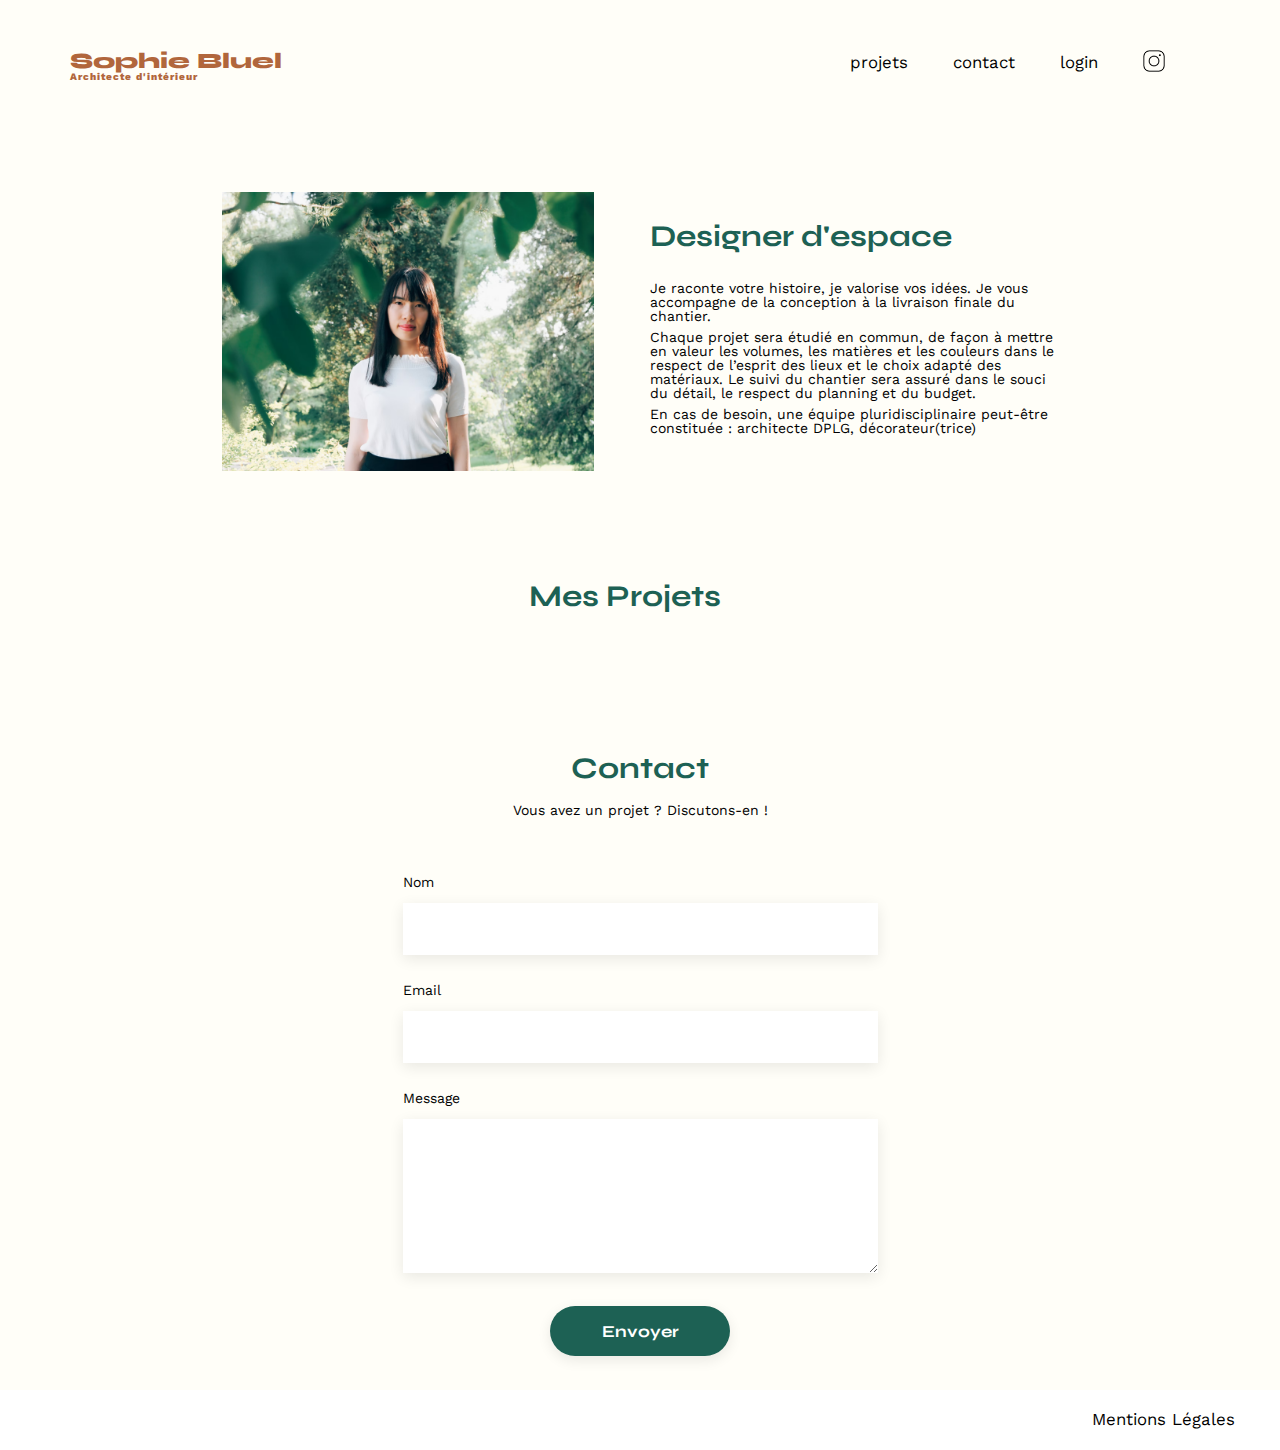
<file: FrontEnd/index.html>
<!DOCTYPE html>
<html lang="fr">

<head>
	<meta charset="UTF-8">
	<title>Sophie Bluel - Architecte d'intérieur</title>
	<meta name="viewport" content="width=device-width, initial-scale=1.0">
	<link rel="preconnect" href="https://fonts.googleapis.com">
	<link rel="preconnect" href="https://fonts.gstatic.com" crossorigin>
	<link href="https://fonts.googleapis.com/css2?family=Syne:wght@700;800&family=Work+Sans&display=swap"
		rel="stylesheet">
	<link rel="stylesheet" href="https://cdnjs.cloudflare.com/ajax/libs/font-awesome/6.4.0/css/all.min.css">
	<meta name="description" content="">
	<link rel="stylesheet" href="./assets/style.css">

</head>

<body>





	<div style="display: none;" class="mode-edition-band">
		<span class="mode-edition-pen-icon">
			<i class="fa-regular fa-pen-to-square"></i>
		</span>
		<p class="mode-edition">Mode édition</p>
	</div>
	<header>
		<h1>Sophie Bluel <span>Architecte d'intérieur</span></h1>
		<nav>
			<ul>
				<li>projets</li>
				<li>contact</li>
				<li class="signin">
					<a href="LoginPage/loginpage.html" class="index-page--login-link"><label for=""></label>login</a>
				</li>
				<li style="display: none;" class="signout">
					logout
				</li>
				<li><img src="./assets/icons/instagram.png" alt="Instagram" class="logo-instagram"></li>
			</ul>
		</nav>
	</header>
	<main>
		<section id="introduction">
			<figure>
				<img src="./assets/images/sophie-bluel.png" alt="">
			</figure>
			<article>
				<h2>Designer d'espace</h2>
				<p>Je raconte votre histoire, je valorise vos idées. Je vous accompagne de la conception à la livraison
					finale du chantier.</p>
				<p>Chaque projet sera étudié en commun, de façon à mettre en valeur les volumes, les matières et les
					couleurs dans le respect de l’esprit des lieux et le choix adapté des matériaux. Le suivi du
					chantier sera assuré dans le souci du détail, le respect du planning et du budget.</p>
				<p>En cas de besoin, une équipe pluridisciplinaire peut-être constituée : architecte DPLG,
					décorateur(trice)</p>
			</article>
		</section>
		<section id="portfolio">

			<div class="mes-projets-title">
				<h2>Mes Projets</h2>
				<a href="#modal1" class="js-modal">
					<div style="display: none;" class="modifier-button">
						<span class="modifier-pen-icon">
							<i class="fa-regular fa-pen-to-square"></i>
						</span>
						<p class="mes-projets-modifier-text">modifier</p>
					</div>
				</a>
			</div>




			<aside id="modal1" class="modal" aria-hidden="true" role="dialog" aria-labelledby="titlemodal"
				style="display: none;">
				<div class="modal-wrapper js-modal-stop">

					<button class="js-modal-close"><i class="fa-solid fa-xmark"></i></button>

					<h3 id="titlemodal">Galerie photo</h3>

					<div class="modal-gallery">
					
					</div>

					<a href="#modal2" class="add-picture-link">
						Ajouter une photo
					</a>
					

				</div>

					
			</aside>

			<div class="gallery">
			</div>

			

			<aside id="modal2" class="modal" style="display: none;">
				<div class="modal-wrapper js-modal-stop">
					<div class="modal-header">
						<a href="#modal1" class="return-to-modal1-link">
							<i class="fa-solid fa-arrow-left"></i>
						</a>
						<button class="js-modal-close">
							<i class="fa-solid fa-xmark"></i>
						</button>
					</div>
					<h4 id="titlemodal-2">Ajout photo</h4>
					<div class="add-picture-section">
						<i class="fa-regular fa-image"></i>
						<button class="add-picture-button">+ Ajouter photo</button>
						<input type="file" accept="image/*" class="file-input" style="display: none;">
						<p class="pictures-caracteristics">jpg, png : 4mo max</p>
						<div class="pictures-preview"></div>
					</div>
					<p class="error-message hidden-img" style="display: none;">Veuillez sélectionner un fichier image valide (jpg ou png) de taille maximale 4MB.</p>

			
					<form id="new-picture" class="new-picture">
						<label for="titre">Titre</label>
						<input type="textarea" name="email" id="titre">
			
						<label for="categorie">Catégorie</label>
						<select name="categorie" id="categorie"><option value="">Sélectionner une catégorie</option></select> 
					</form>
			
					<p class="error-message hidden-form" style="display: none;">Veuillez sélectionner indiquer un titre et sélectionner une catégorie avant de valider.</p>
					
					<button class="valider" id="valider">Valider</button>
				</div>              
			</aside>
			



		</section>
		<section id="contact">
			<h2>Contact</h2>
			<p>Vous avez un projet ? Discutons-en !</p>
			<form action="#" method="post">
				<label for="name">Nom</label>
				<input type="text" name="name" id="name">
				<label for="email">Email</label>
				<input type="email" name="email" id="email-0">
				<label for="message">Message</label>
				<textarea name="message" id="message" cols="30" rows="10"></textarea>
				<input type="submit" value="Envoyer">
			</form>
		</section>
	</main>

	<footer>
		<nav>
			<ul>
				<li>Mentions Légales</li>
			</ul>
		</nav>
	</footer>
	<script src="fetchWorks.js"></script>
</body>

</html>
</file>
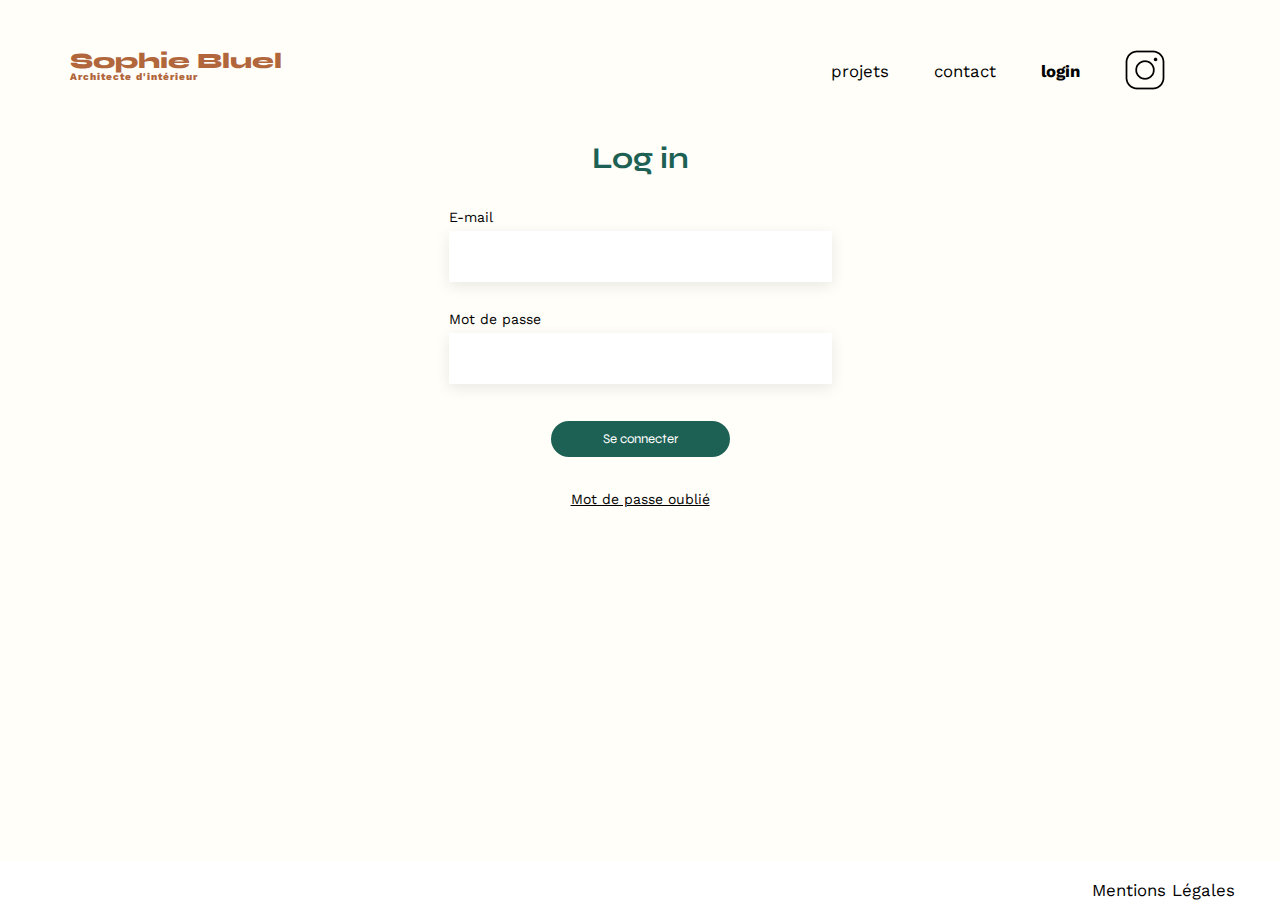
<file: FrontEnd/LoginPage/loginpage.html>
<!DOCTYPE html>
<html lang="fr">

<head>
    <meta charset="UTF-8">
    <title>Sophie Bluel - Architecte d'intérieur</title>
    <meta name="viewport" content="width=device-width, initial-scale=1.0">
    <link rel="preconnect" href="https://fonts.googleapis.com">
    <link rel="preconnect" href="https://fonts.gstatic.com" crossorigin>
    <link href="https://fonts.googleapis.com/css2?family=Syne:wght@700;800&family=Work+Sans&display=swap"
        rel="stylesheet">
    <link rel="preconnect" href="https://fonts.googleapis.com">
    <link rel="preconnect" href="https://fonts.gstatic.com" crossorigin>
    <link href="https://fonts.googleapis.com/css2?family=Work+Sans:ital,wght@0,100..900;1,100..900&display=swap"
        rel="stylesheet">
    <meta name="description" content="">

    <link rel="stylesheet" href="../assets/style.css">
</head>

<body>
    <header>
        <h1>Sophie Bluel <span>Architecte d'intérieur</span></h1>
        <nav>
            <ul>
                <li>projets</li>
                <li>contact</li>
                <li class="login-link">login</li>
                <li><img src="../assets/icons/instagram.png" alt="Instagram"></li>
            </ul>
        </nav>
    </header>
    <main>
        <h2 class="login-title">Log in</h2>

        <form id="login-form" class="login-form" method="post">
            <label for="email">E-mail</label>
            <input type="email" name="email" id="email">

            <label for="password">Mot de passe</label>
            <input type="password" name="password" id="password">

            <p id="error-message" class="error-message" style="display: none;">Email ou mot de passe incorrect</p>

            <button type="submit" class="login-button" id="login-button">Se connecter</button>
        </form>
        <p class="forgotten-password">
            <a href="#">Mot de passe oublié</a>
        </p>
    </main>

    <footer>
        <nav>
            <ul>
                <li>Mentions Légales</li>
            </ul>
        </nav>
    </footer>
    <script src="loginPage.js"></script>
</body>
</file>
<file: FrontEnd/assets/style.css>
/* http://meyerweb.com/eric/tools/css/reset/
   v2.0 | 20110126
   License: none (public domain)
*/

html, body, div, span, applet, object, iframe,
h1, h2, h3, h4, h5, h6, p, blockquote, pre,
a, abbr, acronym, address, big, cite, code,
del, dfn, em, img, ins, kbd, q, s, samp,
small, strike, strong, sub, sup, tt, var,
b, u, i, center,
dl, dt, dd, ol, ul, li,
fieldset, form, label, legend,
table, caption, tbody, tfoot, thead, tr, th, td,
article, aside, canvas, details, embed,
figure, figcaption, footer, header, hgroup,
menu, nav, output, ruby, section, summary,
time, mark, audio, video {
	margin: 0;
	padding: 0;
	border: 0;
	font-size: 100%;
	font: inherit;
	vertical-align: baseline;
}
/* HTML5 display-role reset for older browsers */
article, aside, details, figcaption, figure,
footer, header, hgroup, menu, nav, section {
	display: block;
}
body {
	line-height: 1;
	background-color: #FFFEF8;
	display: flex;
	flex-direction: column;
	justify-content: center;
}
ol, ul {
	list-style: none;
}
blockquote, q {
	quotes: none;
}
blockquote:before, blockquote:after,
q:before, q:after {
	content: '';
	content: none;
}
table {
	border-collapse: collapse;
	border-spacing: 0;
}
/** end reset css**/
body {
	margin:auto;
	font-family: 'Work Sans' ;
	font-size: 14px;
}
header {
	display: flex;
	justify-content: space-between;
	margin: 50px auto;
	width: 1140px;
}
section {
	margin: 50px 0
}

h1{
	display: flex;
	flex-direction: column;
	font-family: 'Syne';
	font-size: 22px;
	font-weight: 800;
	color: #B1663C
}

h1 > span {
	font-family: 'Work Sans';
	font-size:10px;
	letter-spacing: 0.1em;
;
}

h2{
	font-family: 'Syne';
	font-weight: 700;
	font-size: 30px;
	color: #1D6154
}
nav ul {
	display: flex;
	align-items: center;
	list-style-type: none;

}
nav li {
	padding-right: 45px;
	font-size: 1.2em;
}

.logo-instagram {
	height: 22px;
}

li:hover {
	color: #B1663C;
}
#introduction {
	display: flex;
	align-items: center;
}
#introduction figure {
	flex: 1
}
#introduction img {
	display: block;
	margin: auto;
	width: 80%;
}

#introduction article {
	flex: 1
}
#introduction h2 {
	margin-bottom: 1em;
}

#introduction p {
	margin-bottom: 0.5em;
	width: 404px;
}
#portfolio h2 {
	text-align: center;
	justify-content: center;
	display: flex;
}

.gallery {
	width: 100%;
	display: grid;
	grid-template-columns: 1fr 1fr 1fr;
	grid-column-gap: 20px;
	grid-row-gap: 20px;
}

.gallery img {
	width: 100%;

}
#contact {
	width: 50%;
margin: auto;
}
#contact > * {
	text-align: center;

}
#contact h2{
	margin-bottom: 20px;
}
#contact form {
	text-align: left;
	margin-top:30px;
	display: flex;
	flex-direction: column;
}

#contact input {
	height: 50px;
	font-size: 1.2em;
	border: none;
	box-shadow: 0px 4px 14px rgba(0, 0, 0, 0.09);
}
#contact label {
	margin: 2em 0 1em 0;
}
#contact textarea {
	border: none;
	box-shadow: 0px 4px 14px rgba(0, 0, 0, 0.09);
}

input[type="submit"]{
	font-family: 'Syne';
	font-weight: 700;
	color: white;
	background-color: #1D6154;
	margin : 2em auto ;
	width: 180px;
	text-align: center;
	border-radius: 60px ;
}



footer nav ul {
	display: flex;
	justify-content: flex-end;
	margin: 2em
}

.filtres {
	justify-content: center;
	align-content: center;
	margin-bottom: 30px;
	gap: 10px;
	display: flex;
}

.button {
	padding: 5px 30px 5px 30px;
	height: 38px;
	background-color: transparent;
	border-radius: 60px;
	border: solid 1px #1D6154;
	color: #1D6154;
	font-size: 16px;
	font-weight: 700;
	font-family:'Syne';
}

.button:hover {
	background-color: #1D6154;
	color: white;
	cursor: pointer;
}


.selected {
	background-color: #1D6154;
	color: white;
}

figure {
    margin: 10px; 
    text-align: center; 
}

figcaption {
    margin-top: 1px; 
    color: #555; 
    font-size: 14px; 
}


.index-page--login-link {
	text-decoration: none;
	color: black;
}

a {
	text-decoration: none;
}


/***** LOGIN PAGE *****/
main{
	display: grid;
	justify-content: center;
	width: 950px;
	margin: auto;
}

.login-link {
	font-weight: bold;
}

.login-title { 
	display: flex;
	justify-content: center;
	margin-bottom: 37px;

}

.login-form {
	display: grid;
	flex-direction: column;
	justify-content: center;
}

label {
	margin-bottom: 7px;
}

.email-form, .password-form {
	display: flex;
	flex-direction: column;
	margin: 30px 0px 30px 0px;
	gap: 10px;
	
}

#email , #password {
	height: 49px;
	border: 0px;
	width: 379px;
	box-shadow: 0px 4px 14px rgba(0, 0, 0, 0.09);
	margin-bottom: 30px;
}

#password {
	margin-bottom: 37px;
}

 .error-message {
    color: red;
    font-size: 14px;
    margin-top: 5px;
	margin-bottom: 30px;
	justify-self: center;
}


.login-button {
	width: 179px;
	height: 36px;
	background-color: #1D6154;
	color: white;
	justify-self: center;
	border-radius: 60px;
	border: 0px;
	font-family: 'syne';
	cursor: pointer;
}

.login-button a {
	color: white;
}


.forgotten-password {
	margin-top: 35px;
	text-decoration: underline;
	justify-self: center;
	font-family: 'work sans';
	color: black;
	margin-bottom: 355px;
}

.forgotten-password a {
	color: black;
}

footer nav ul {
	height: 60px;
	background-color: white;
	margin: 0px;
	width: 100%;
}



/***** MODE EDITION *****/
.mode-edition-band {
	height: 59px;
	background-color: black;
	color: white;
	display: flex;
	justify-content: center;
	align-items: center;
	gap: 21px;
}

.mode-edition-pen-icon {
	color: white;
	font-size: 16px;
}

.mode-edition {
	font-size: 16px;

}


.mes-projets-title {
	display: flex;
	justify-content: center;
	align-items: center;
	margin-bottom: 92px;
}

.js-modal {
	display: flex;
	margin-left: 31px;
	align-items: center;
}

.modifier-button {
	display: flex;
	flex-direction: row;
	gap: 10px;
	cursor: pointer;
	align-items: center;
}

.mes-projets-modifier-text {
	color: black;
	font-size: 14px;
}

.modifier-pen-icon{
	font-size: 16px;
}

.signout {
	font-weight: bold;
	cursor: pointer;
}



/* BOITE MODALE */
.modal {
	position: fixed;
	display: flex;
	align-items: center;
	justify-content: center;
	top: 0;
	left: 0;
	width: 100%;
	height: 100%;
	background: rgba(0, 0, 0, 0.8);
}

.modal.active {
    display: block; /* Affiche la modal lorsque la classe 'active' est ajoutée */
	justify-content: center;
}

.modal-wrapper {
	overflow: auto;
	width: 630px;
	height: 688px;
	max-width: calc(100vw - 105px);
	max-height: calc(100vh - 105px);
	padding: 30px 0px;
	background-color: white;
	display: grid ;
	justify-content: center;
	border-radius: 10px;
} 

.js-modal-close {
	background-color: white;
	border: 0px;
	font-size: 24px;
	justify-self: flex-end;
	cursor: pointer;
	position: relative;
}


#titlemodal {
	font-family: 'work sans';
	font-size: 26px;
	display: flex;
	justify-content: center;
	margin-bottom: 46px;
}

.modal-gallery {
	display: flex;
	flex-wrap: wrap;
	gap: 8px;
	border: 1px solid transparent;
	width: 500px;
	border-bottom: 1px solid #B3B3B3;
	padding-bottom: 106px;
}

#modal1 img {
	width: 76.86px;
	height: 102.57px;
}

.trash-icon {
	position: relative;
	bottom: 85px;
	right: 20px;
	font-size: 11px;
	color: white;
	cursor: pointer;
	background-color: black;
	padding: 3px;
	border-radius: 2px;
}
	
.add-picture-link {
	width: 179px;
	height: 36px;
	background-color: #1D6154;
	color: white;
	justify-self: center;
	border-radius: 60px;
	border: 0px;
	font-family: 'syne';
	cursor: pointer;
	margin-top: 38px;
	justify-self: center;
	display: flex;
	align-items: center;
	justify-content: center;
	
}


/* MODALE 2 */

.modal-header {
    display: flex;
    justify-content: space-between;
    align-items: center;
    margin-bottom: 20px; 
}

.return-to-modal1-link {
    display: flex;
    align-items: center;
}

.fa-solid.fa-arrow-left {
	font-size: 21px;
	background-color: white;
	border: 0px;
	justify-self: flex-start;
	cursor: pointer;
}

#titlemodal-2 {
	font-family: 'work sans';
	font-size: 26px;
	display: flex;
	justify-content: center;
}

.add-picture-section {
	margin-top: 36px;
	width: 420px;
	height: 169px;
	background-color: #E8F1F6;
	display: flex;
	align-items: center;
	justify-content: center;
	flex-direction: column;
	gap: 10px;
}

.fa-regular.fa-image {
	font-size: 76px;
	color: #B9C5CC;
}

.add-picture-button {
	width: 173px;
	height: 36px;
	border-radius: 50px;
	background-color: #CBD6DC;
	color: #306685;
	font-weight: 500;
	font-size: 14px;
	border: 0px;
	cursor: pointer;
}

#new-picture {
	display: flex;
	flex-direction: column;
	margin-top: 30px;
	border: 1px solid transparent;
	width: 420px;
	border-bottom: 1px solid #B3B3B3;
	padding-bottom: 47px;
}

#new-picture input{
	width: 420px;
	height: 51px;
	border: none;
	box-shadow: 0px 4px 14px rgba(0, 0, 0, 0.09);
	margin-top: 10px;
	margin-bottom: 21px;
}

#categorie {
	width: 420px;
	height: 51px;
	border: none;
	box-shadow: 0px 4px 14px rgba(0, 0, 0, 0.09);
	margin-top: 10px;
	margin-bottom: 21px;
	font-family: 'work sans';
	font-size: 14px;
}

.valider {
	width: 237px;
	height: 36px;
	background-color: #A7A7A7;
	color: white;
	justify-self: center;
	border-radius: 60px;
	border: 0px;
	font-family: 'syne';
	cursor: pointer;
	margin-top: 38px;
	justify-self: center;
	display: flex;
	align-items: center;
	justify-content: center;
}


.hidden {
    display: none;
}

.error-message {
    color: red;
    font-size: 14px;
    margin-top: 5px;
	max-width: 420px;
}


.pictures-preview img {
    width: 129px;
    height: 169px;
    display: block;
	object-fit: cover;
    margin: 0 auto; /* Center the image horizontally */
}


.gallery img {
    width: 346.66px;
    height: 461.83px;
    display: block;
    margin: 0 auto;
    object-fit: cover; /* Ajout de la propriété object-fit */
}
</file>
